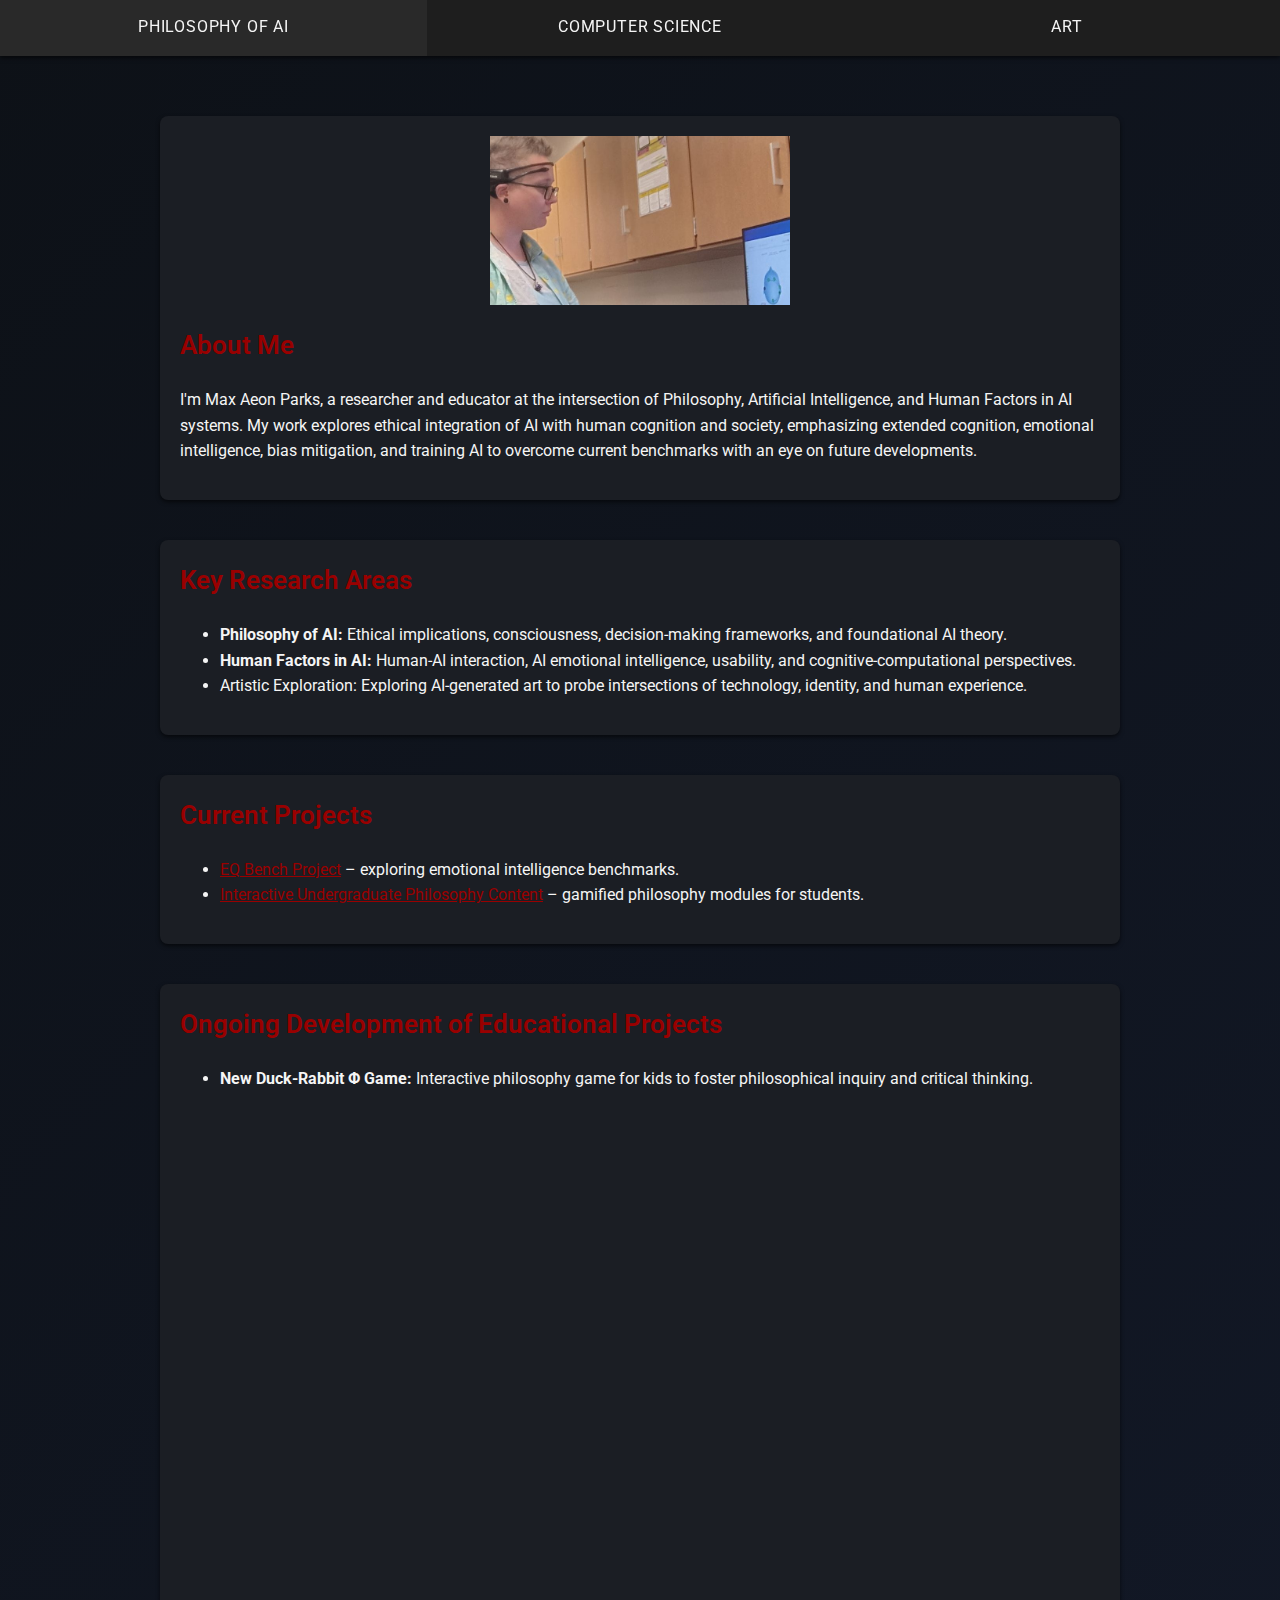
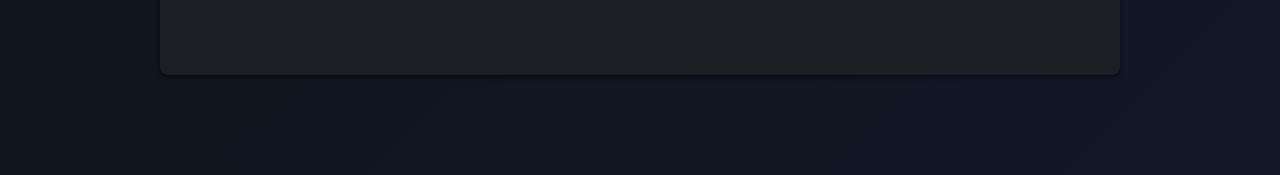
<file: index.html>
<!DOCTYPE html>
<html lang="en">
<head>
    <meta charset="UTF-8">
    <meta name="viewport" content="width=device-width, initial-scale=1.0">
    <title>Max Parks</title>
    <link rel="preconnect" href="https://fonts.googleapis.com">
    <link rel="preconnect" href="https://fonts.gstatic.com" crossorigin>
    <link href="https://fonts.googleapis.com/css2?family=Roboto:wght@400;600&display=swap" rel="stylesheet">
    <link rel="stylesheet" href="css/style.css">
    <link rel="icon" href="assets/images/favicon.png">
</head>
<body>
    <a class="skip-link" href="#main">Skip to main content</a>
    <nav aria-label="Primary navigation">
        <ul>
            <li><a href="philosophy-ai/">Philosophy of AI</a></li>
            <li><a href="computer-science/">Computer Science</a></li>
            <li><a href="art/">Art</a></li>
        </ul>
    </nav>
    <main id="main">
        <section id="about">
            <img src="assets/images/eeg.jpg" alt="Using EEG equipment to explore human factors in robotics">
            <h2>About Me</h2>
            <p>I'm Max Aeon Parks, a researcher and educator at the intersection of Philosophy, Artificial Intelligence, and Human Factors in AI systems. My work explores ethical integration of AI with human cognition and society, emphasizing extended cognition, emotional intelligence, bias mitigation, and training AI to overcome current benchmarks with an eye on future developments.</p>
        </section>

        <section id="research">
            <h2>Key Research Areas</h2>
            <ul>
                <li><strong>Philosophy of AI:</strong> Ethical implications, consciousness, decision-making frameworks, and foundational AI theory.</li>
                <li><strong>Human Factors in AI:</strong> Human-AI interaction, AI emotional intelligence, usability, and cognitive-computational perspectives.</li>
                <li>Artistic Exploration: Exploring AI-generated art to probe intersections of technology, identity, and human experience.</li>

            </ul>
        </section>
        <section id="projects">
            <h2>Current Projects</h2>
            <ul>
                <li><a href="https://maxaeon.github.io/EQ-bench/" target="_blank" rel="noopener">EQ Bench Project</a> – exploring emotional intelligence benchmarks.</li>
                <li><a href="https://maxaeon.github.io/gaming/" target="_blank" rel="noopener">Interactive Undergraduate Philosophy Content</a> – gamified philosophy modules for students.</li>
            </ul>
        </section>

        <section id="education">
            <h2>Ongoing Development of Educational Projects</h2>
            <ul>
                <li><strong>New Duck-Rabbit Φ Game:</strong> Interactive philosophy game for kids to foster philosophical inquiry and critical thinking.</li>
            </ul>
        <iframe
                class="game-frame"
                src="https://maxaeon.github.io/philosophygame/"
                title="Duck‑Rabbit Φ Game"
                width="100%"
                height="600"
                style="border: none;">
        </iframe> 
        </section>

        <footer></footer>
    </main>
    <script src="js/main.js"></script>
</body>
</html>
</file>
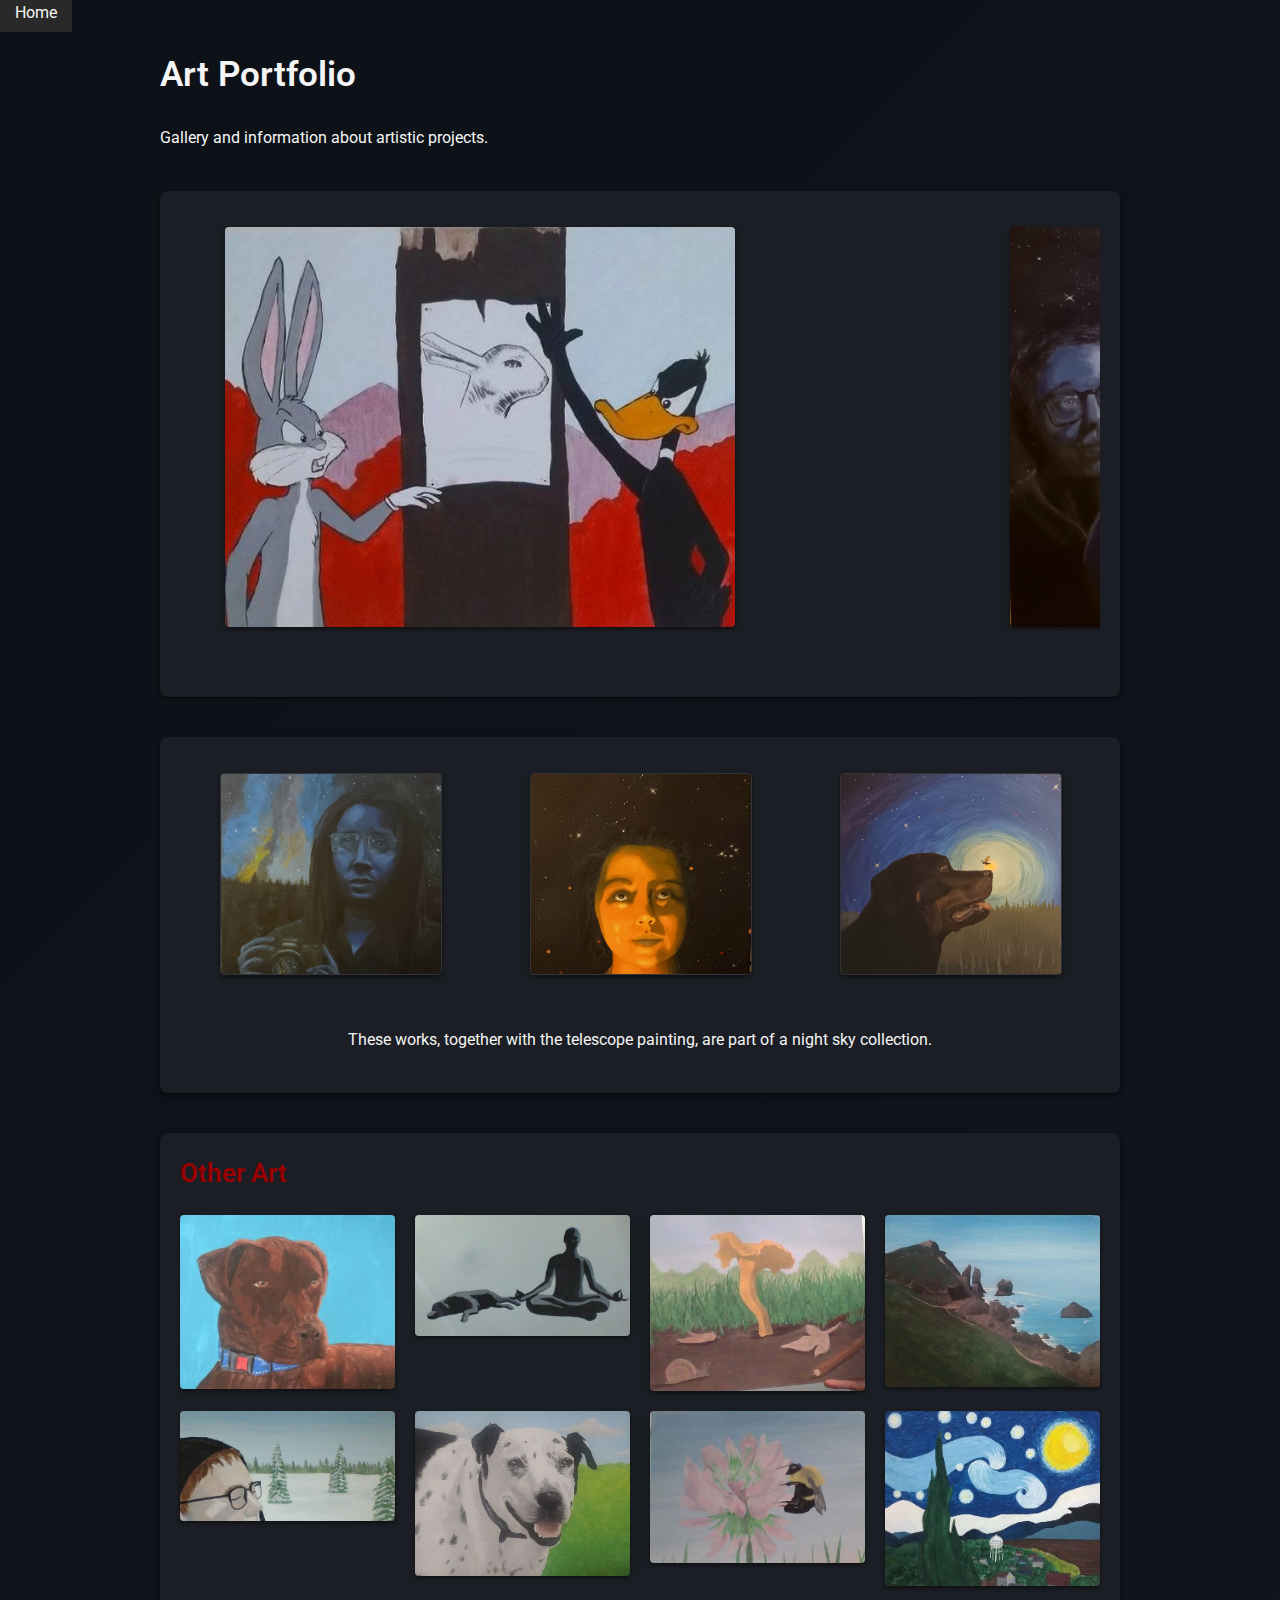
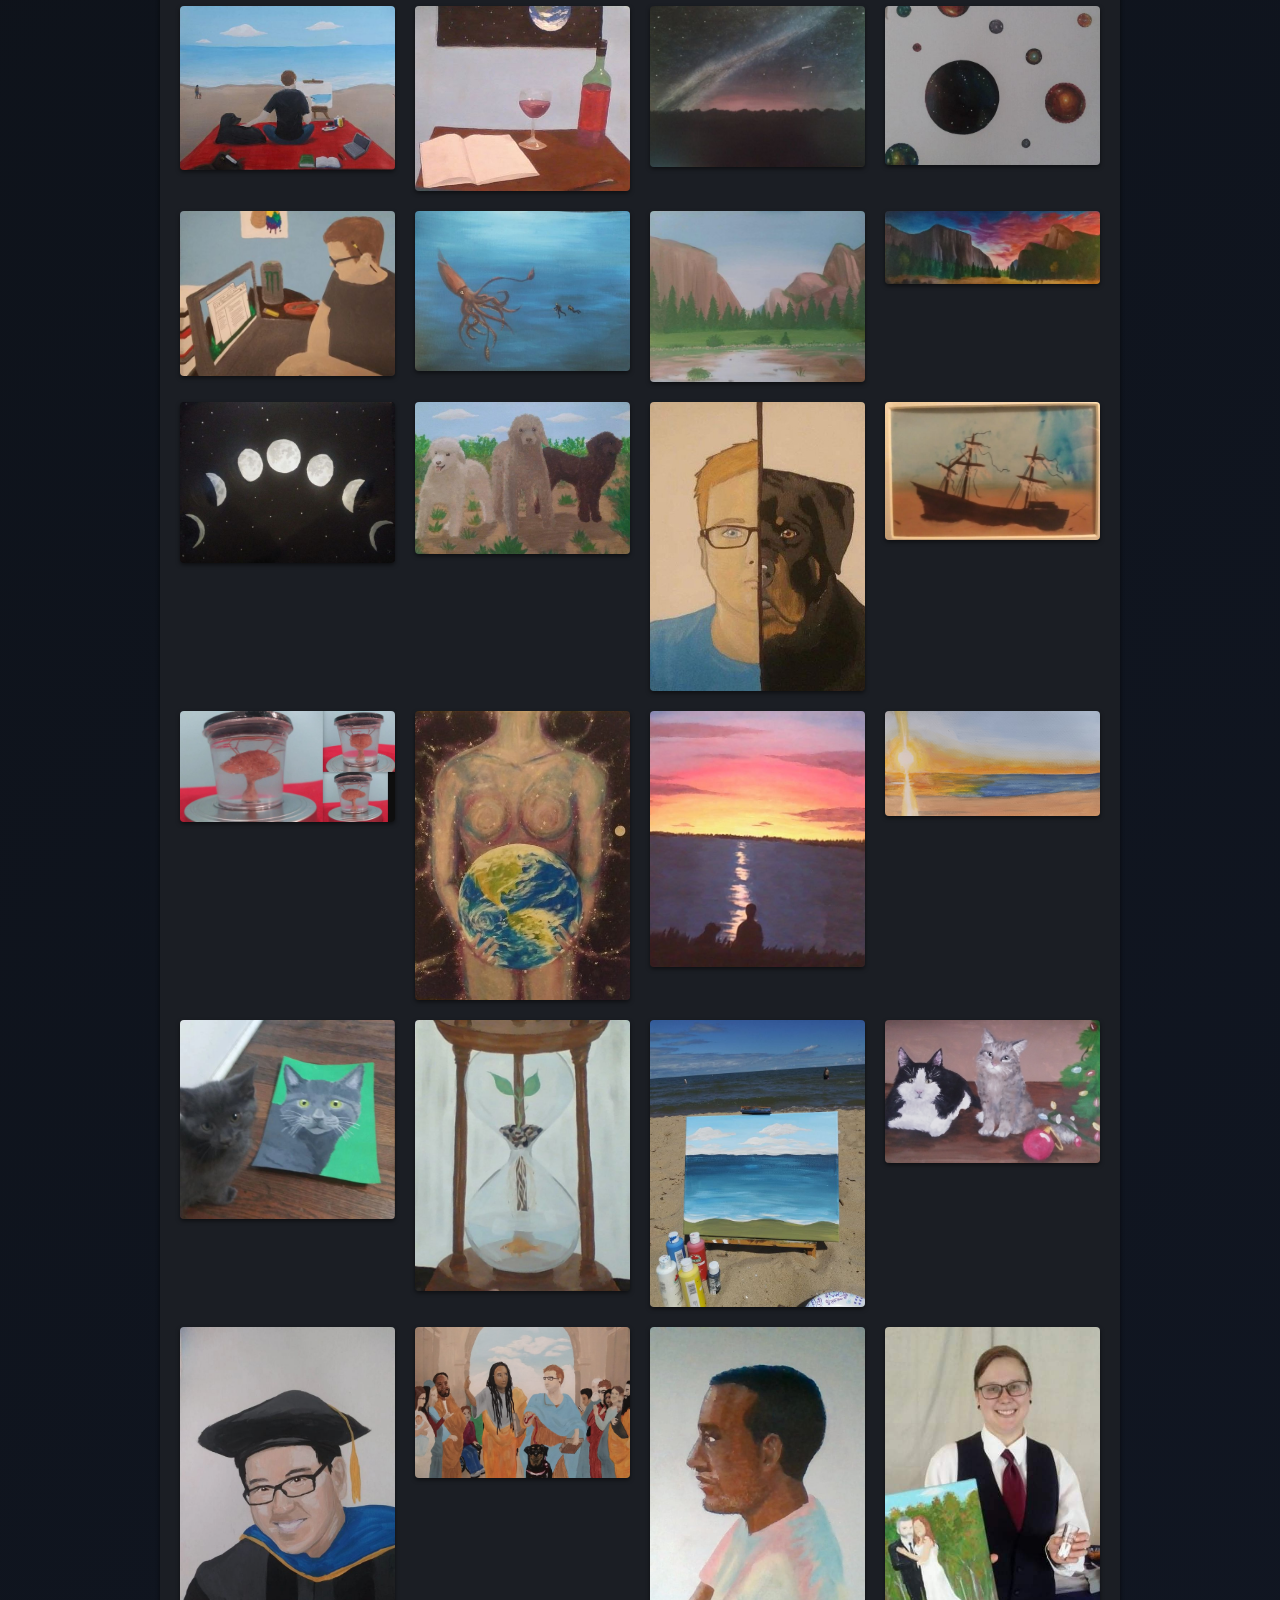
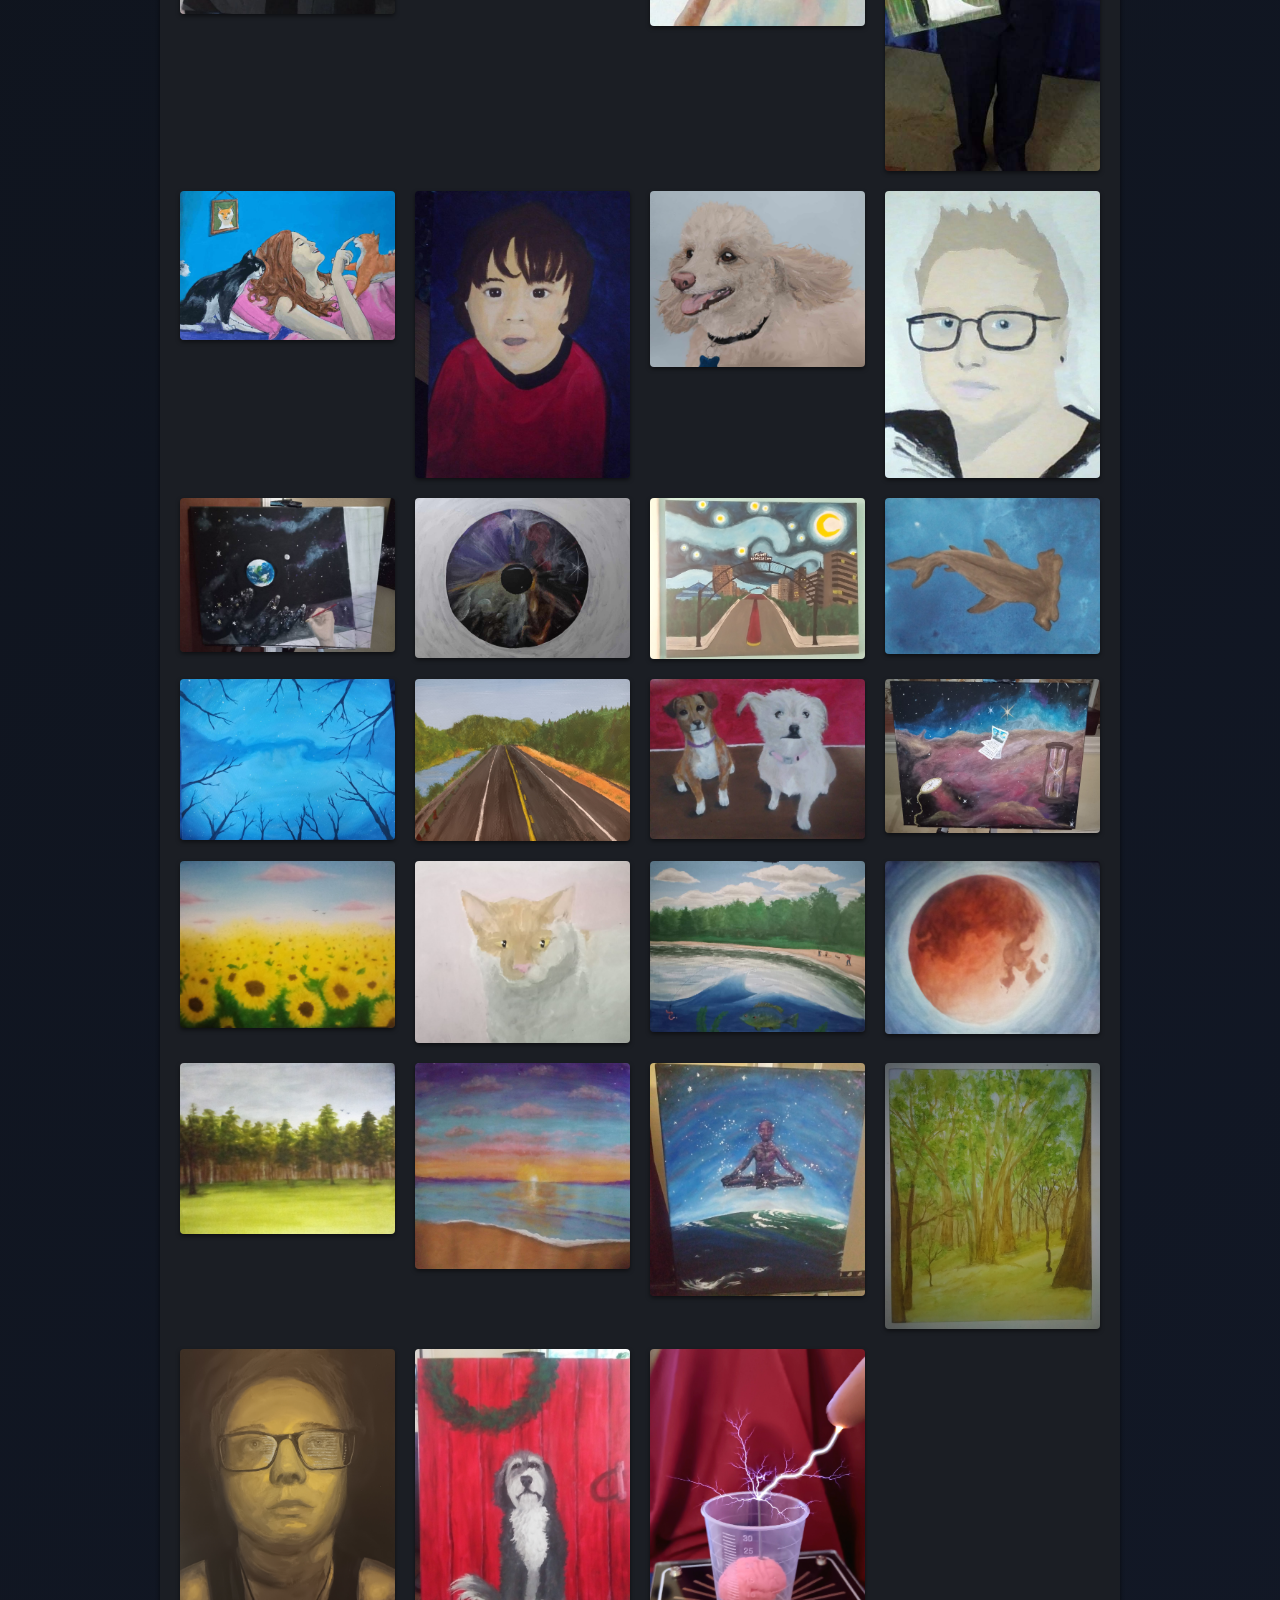
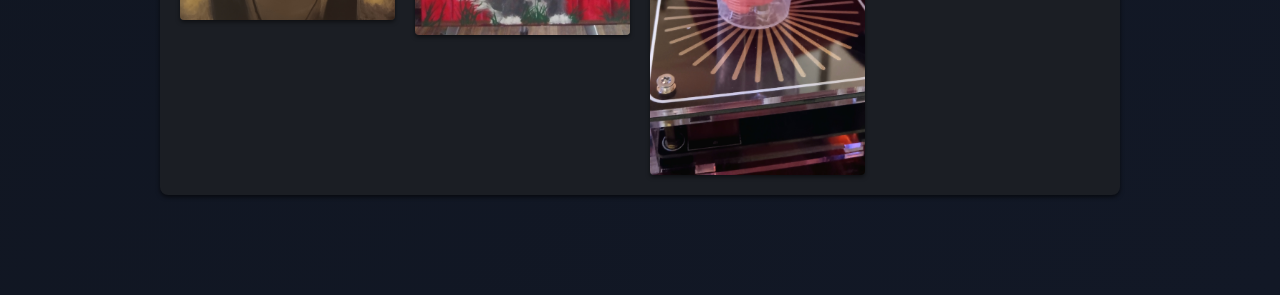
<file: art/index.html>
<!DOCTYPE html>
<html lang="en">
<head>
    <meta charset="UTF-8">
    <meta name="viewport" content="width=device-width, initial-scale=1.0">
    <title>Art</title>
    <link rel="preconnect" href="https://fonts.googleapis.com">
    <link rel="preconnect" href="https://fonts.gstatic.com" crossorigin>
    <link href="https://fonts.googleapis.com/css2?family=Roboto:wght@400;600&display=swap" rel="stylesheet">
    <link rel="stylesheet" href="../css/style.css">
    <link rel="icon" href="../assets/images/favicon.png">
</head>
<body>
    <a class="skip-link" href="#main">Skip to main content</a>
    <nav aria-label="Primary navigation">
        <a href="../index.html">Home</a>
    </nav>
    <main id="main">
        <h1>Art Portfolio</h1>
        <p>Gallery and information about artistic projects.</p>

        <section class="featured">
            <div class="featured-slider">
                <figure class="featured-image">
                    <a href="https://dailynous.com/duck-rabbit-season-max-parks/">
                        <img src="images/duckrabbit.jpeg" alt="Duck–rabbit illusion painting">
                    </a>
                    <figcaption>Shared by Daily Nous.</figcaption>
                </figure>

                <figure class="featured-image">
                    <a href="https://www.mackinawcityareaartscouncil.org/about/under-a-dark-sky-art-contest/">
                        <img src="images/telescope.jpg" alt="Telescope painting">
                    </a>
                    <figcaption>Took second place in the Mackinaw City Arts Council Dark Sky art contest.</figcaption>
                </figure>
            </div>
        </section>

        <section class="night-sky">
            <div class="night-sky-grid">
                <figure><img src="images/ade-night-photography.jpg" alt="Ade Night Photography"><figcaption>Ade Night Photography</figcaption></figure>
                <figure><img src="images/desiree-night.jpg" alt="Desiree at night"><figcaption>Desiree at night</figcaption></figure>
                <figure><img src="images/firefly.jpg" alt="Firefly at night"><figcaption>Firefly at night</figcaption></figure>
            </div>
            <p class="night-sky-desc">These works, together with the telescope painting, are part of a night sky collection.</p>
        </section>
        <section id="other-art">
            <h2>Other Art</h2>
            <div id="gallery" class="gallery"></div>
        </section>

        <noscript>Please enable JavaScript to view the gallery.</noscript>
    </main>
    <footer></footer>
    <script>
    document.addEventListener('DOMContentLoaded', () => {
        const slider = document.querySelector('.featured-slider');
        if (slider) {
            const figures = Array.from(slider.querySelectorAll('.featured-image'));
            figures.forEach((fig, i) => {
                fig.addEventListener('click', () => {
                    slider.scrollTo({ left: i * slider.clientWidth, behavior: 'smooth' });
                });
            });
        }

        Promise.all([
            fetch('images.json').then(r => r.json()),
            fetch('captions.json').then(r => r.json()).catch(() => ({}))
        ])
            .then(([images, captions]) => {
                const gallery = document.getElementById('gallery');
                const wrappers = [];
                let loaded = 0;

                const formatCaption = name =>
                    name.replace(/\.[^/.]+$/, '')
                        .replace(/[-_]+/g, ' ')
                        .replace(/\d+/g, ' ')
                        .replace(/\s+/g, ' ')
                        .trim();

                const checkDone = () => {
                    if (loaded === wrappers.length) {
                        const groups = {};
                        wrappers.forEach(w => {
                            const h = Math.round(w.img.naturalHeight / 100) * 100;
                            if (!groups[h]) groups[h] = [];
                            groups[h].push(w.figure);
                        });
                        Object.keys(groups)
                            .map(Number)
                            .sort((a, b) => a - b)
                            .forEach(h => {
                                groups[h].forEach(fig => gallery.appendChild(fig));
                            });
                    }
                };

                const excluded = new Set([
                    'duckrabbit.jpeg',
                    'telescope.jpg',
                    'ade-night-photography.jpg',
                    'desiree-night.jpg',
                    'firefly.jpg'
                ]);

                images.filter(name => !excluded.has(name)).forEach(name => {
                    const figure = document.createElement('figure');
                    const img = new Image();
                    const caption = document.createElement('figcaption');

                    const desc = captions[name] || formatCaption(name);

                    img.src = `images/${name}`;
                    img.alt = desc;
                    caption.textContent = desc;

                    img.addEventListener('load', () => {
                        loaded++;
                        checkDone();
                    });

                    figure.appendChild(img);
                    figure.appendChild(caption);
                    wrappers.push({ figure, img });
                });

                checkDone();
            })
            .catch(err => console.error('Could not load gallery', err));
    });
    </script>
    <script src="../js/main.js"></script>
</body>
</html>
</file>
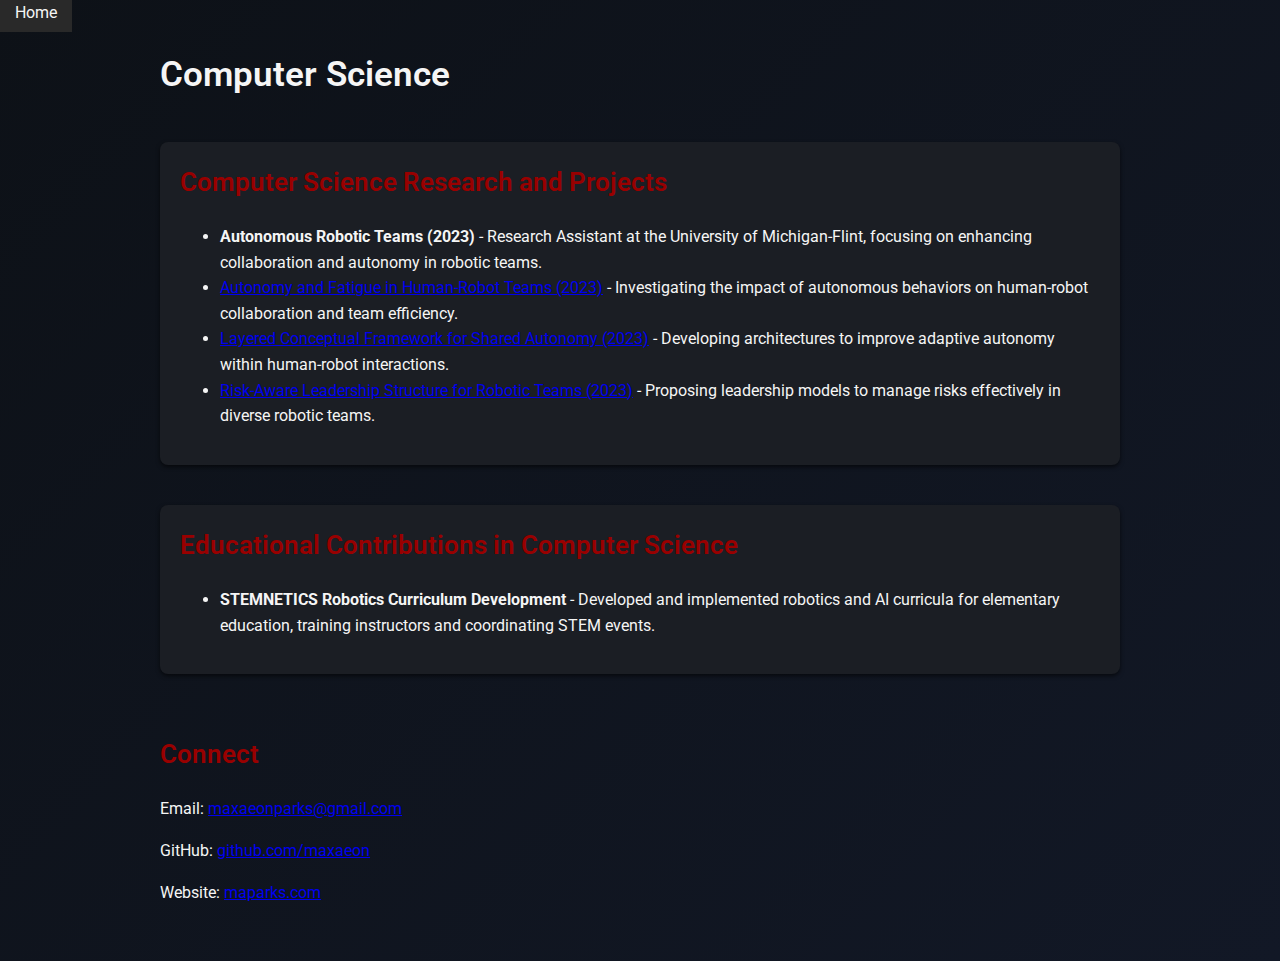
<file: computer-science/index.html>
<!DOCTYPE html>
<html lang="en">
<head>
    <meta charset="UTF-8">
    <meta name="viewport" content="width=device-width, initial-scale=1.0">
    <title>Computer Science</title>
    <link rel="preconnect" href="https://fonts.googleapis.com">
    <link rel="preconnect" href="https://fonts.gstatic.com" crossorigin>
    <link href="https://fonts.googleapis.com/css2?family=Roboto:wght@400;600&display=swap" rel="stylesheet">
    <link rel="stylesheet" href="../css/style.css">
    <link rel="icon" href="../assets/images/favicon.png">
</head>
<body>
    <nav>
        <a href="../index.html">Home</a>
    </nav>
    <main>
        <h1>Computer Science</h1>
        <section id="cs-research">
            <h2>Computer Science Research and Projects</h2>
            <ul>
                <li>
                    <strong>Autonomous Robotic Teams (2023)</strong>
                    - Research Assistant at the University of Michigan-Flint, focusing on enhancing collaboration and autonomy in robotic teams.
                </li>
                <li>
                    <a href="https://ieeexplore.ieee.org/abstract/document/10253851/">
                    Autonomy and Fatigue in Human-Robot Teams (2023)</a>
                    - Investigating the impact of autonomous behaviors on human-robot collaboration and team efficiency.
                </li>
                <li>
                    <a href="https://www.researchgate.net/profile/Mark-Allison-2/publication/376953845_A_Layered_Architecture_for_Adaptive_Autonomy_in_Human-Robotic_Team_Interaction/">
                    Layered Conceptual Framework for Shared Autonomy (2023)</a>
                    - Developing architectures to improve adaptive autonomy within human-robot interactions.
                </li>
                <li>
                    <a href="https://www.researchgate.net/profile/Mark-Allison-2/publication/376953800_A_Risk-Aware_Leaership_Structure_for_Heterogeneous_Robotic_Teams/">
                    Risk-Aware Leadership Structure for Robotic Teams (2023)</a>
                    - Proposing leadership models to manage risks effectively in diverse robotic teams.
                </li>
            </ul>
        </section>

        <section id="educational-work">
            <h2>Educational Contributions in Computer Science</h2>
            <ul>
                <li>
                    <strong>STEMNETICS Robotics Curriculum Development</strong>
                    - Developed and implemented robotics and AI curricula for elementary education, training instructors and coordinating STEM events.
                </li>
            </ul>
        </section>

        <footer>
            <h2>Connect</h2>
            <p>Email: <a href="mailto:maxaeonparks@gmail.com">maxaeonparks@gmail.com</a></p>
            <p>GitHub: <a href="https://github.com/maxaeon">github.com/maxaeon</a></p>
            <p>Website: <a href="https://maparks.com">maparks.com</a></p>
        </footer>
    </main>
    <script src="../js/main.js"></script>
</body>
</html>
</file>
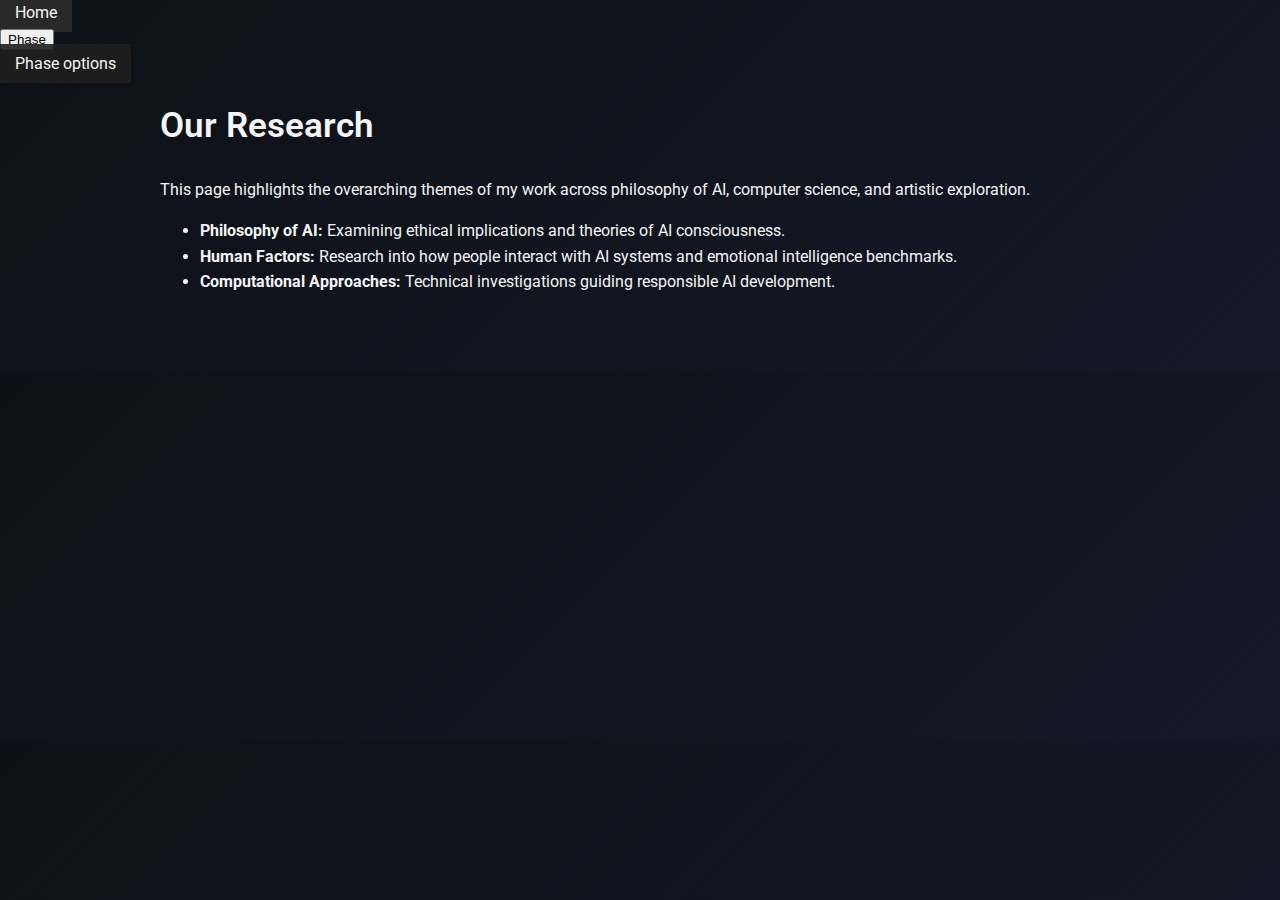
<file: our-research/index.html>
<!DOCTYPE html>
<html lang="en">
<head>
    <meta charset="UTF-8">
    <meta name="viewport" content="width=device-width, initial-scale=1.0">
    <title>Our Research</title>
    <link rel="preconnect" href="https://fonts.googleapis.com">
    <link rel="preconnect" href="https://fonts.gstatic.com" crossorigin>
    <link href="https://fonts.googleapis.com/css2?family=Roboto:wght@400;600&display=swap" rel="stylesheet">
    <link rel="stylesheet" href="../css/style.css">
    <link rel="icon" href="../assets/images/favicon.png">
</head>
<body>
    <a class="skip-link" href="#main">Skip to main content</a>
    <nav aria-label="Primary navigation">
        <a href="../index.html">Home</a>
        <div class="dropdown">
            <button>Phase</button>
            <div class="dropdown-content">
                <a href="phase-options.html">Phase options</a>
            </div>
        </div>
    </nav>
    <main id="main">
        <h1>Our Research</h1>
        <p>This page highlights the overarching themes of my work across philosophy of AI, computer science, and artistic exploration.</p>
        <ul>
            <li><strong>Philosophy of AI:</strong> Examining ethical implications and theories of AI consciousness.</li>
            <li><strong>Human Factors:</strong> Research into how people interact with AI systems and emotional intelligence benchmarks.</li>
            <li><strong>Computational Approaches:</strong> Technical investigations guiding responsible AI development.</li>
        </ul>
    </main>
    <footer></footer>
    <script src="../js/main.js"></script>
</body>
</html>
</file>
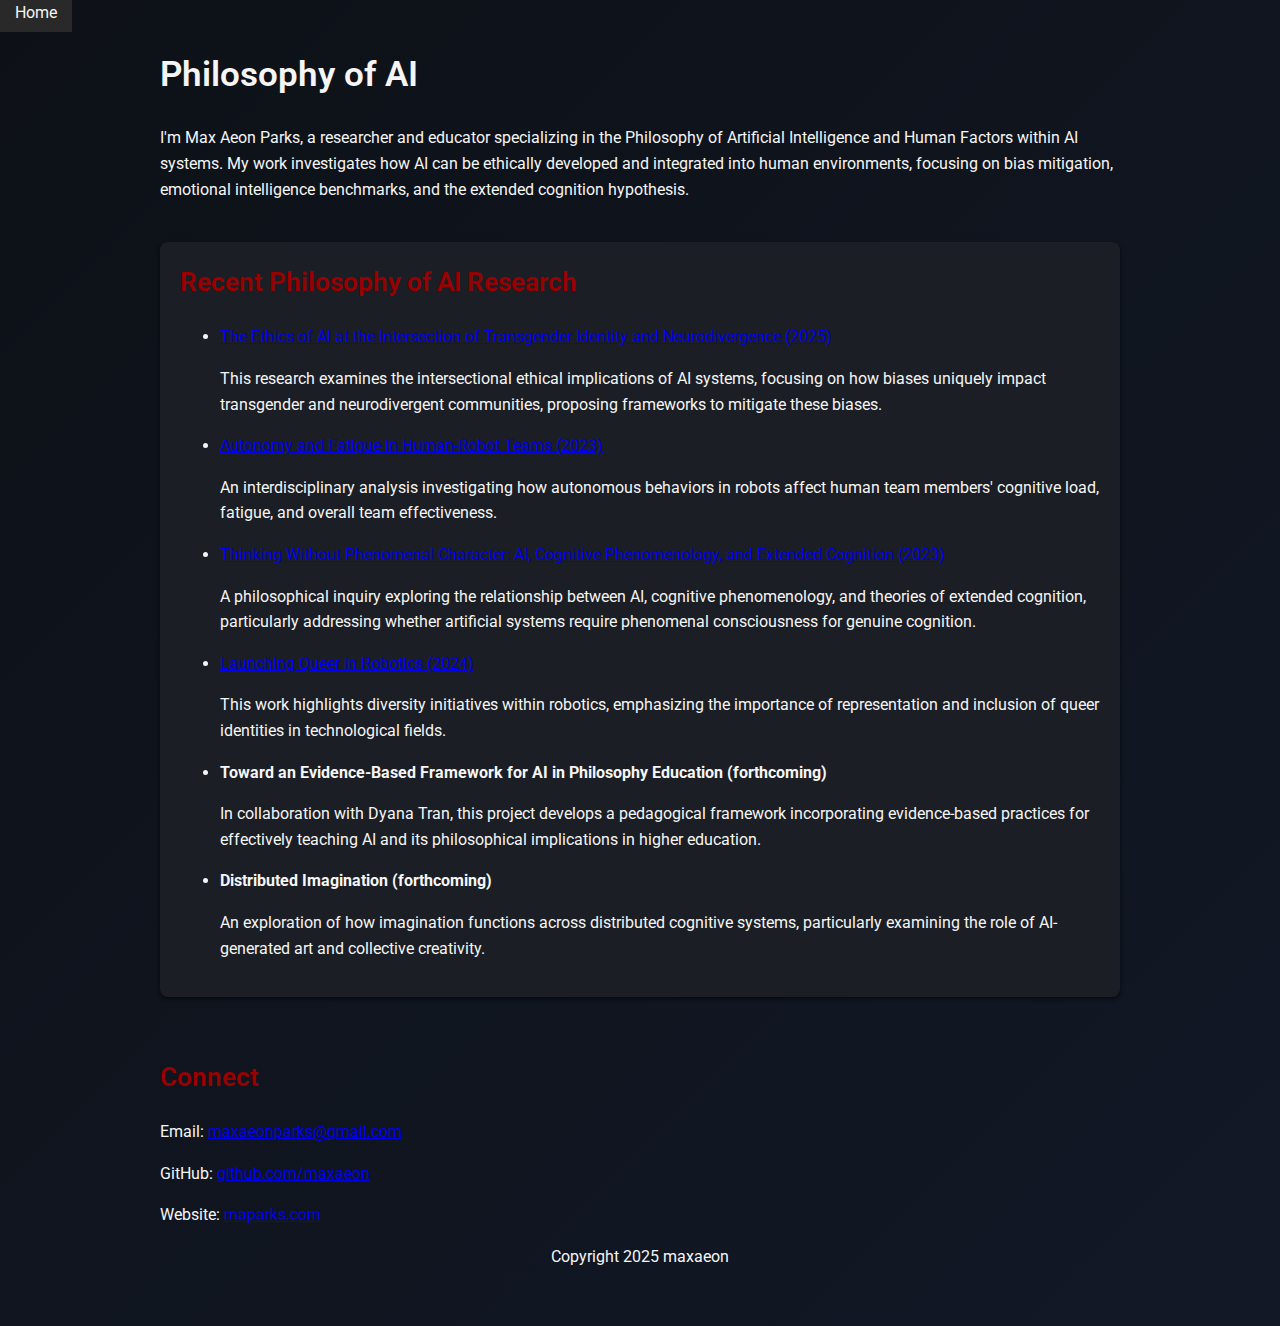
<file: philosophy-ai/index.html>
<!DOCTYPE html>
<html lang="en">
<head>
    <meta charset="UTF-8">
    <meta name="viewport" content="width=device-width, initial-scale=1.0">
    <title>Philosophy of AI</title>
    <link rel="preconnect" href="https://fonts.googleapis.com">
    <link rel="preconnect" href="https://fonts.gstatic.com" crossorigin>
    <link href="https://fonts.googleapis.com/css2?family=Roboto:wght@400;600&display=swap" rel="stylesheet">
    <link rel="stylesheet" href="../css/style.css">
    <link rel="icon" href="../assets/images/favicon.png">
</head>
<body>
    <a class="skip-link" href="#main">Skip to main content</a>
    <nav aria-label="Primary navigation">
        <a href="../index.html">Home</a>
    </nav>
    <main id="main">
        <h1>Philosophy of AI</h1>
        <p>I'm Max Aeon Parks, a researcher and educator specializing in the Philosophy of Artificial Intelligence and Human Factors within AI systems. My work investigates how AI can be ethically developed and integrated into human environments, focusing on bias mitigation, emotional intelligence benchmarks, and the extended cognition hypothesis.</p>

<section id="research-highlights">
    <h2>Recent Philosophy of AI Research</h2>
    <ul>
        <li>
            <a href="https://link.springer.com/article/10.1007/s44163-025-00257-1">The Ethics of AI at the Intersection of Transgender Identity and Neurodivergence (2025)</a>
            <p>This research examines the intersectional ethical implications of AI systems, focusing on how biases uniquely impact transgender and neurodivergent communities, proposing frameworks to mitigate these biases.</p>
        </li>
        <li>
            <a href="https://ieeexplore.ieee.org/abstract/document/10253851/">Autonomy and Fatigue in Human-Robot Teams (2023)</a>
            <p>An interdisciplinary analysis investigating how autonomous behaviors in robots affect human team members' cognitive load, fatigue, and overall team effectiveness.</p>
        </li>
        <li>
            <a href="https://doi.org/10.5281/zenodo.8030186">Thinking Without Phenomenal Character: AI, Cognitive Phenomenology, and Extended Cognition (2023)</a>
            <p>A philosophical inquiry exploring the relationship between AI, cognitive phenomenology, and theories of extended cognition, particularly addressing whether artificial systems require phenomenal consciousness for genuine cognition.</p>
        </li>
        <li>
            <a href="https://ieeexplore.ieee.org/document/10557254">Launching Queer in Robotics (2024)</a>
            <p>This work highlights diversity initiatives within robotics, emphasizing the importance of representation and inclusion of queer identities in technological fields.</p>
        </li>
        <li>
            <strong>Toward an Evidence-Based Framework for AI in Philosophy Education (forthcoming)</strong>
            <p>In collaboration with Dyana Tran, this project develops a pedagogical framework incorporating evidence-based practices for effectively teaching AI and its philosophical implications in higher education.</p>
        </li>
        <li>
            <strong>Distributed Imagination (forthcoming)</strong>
            <p>An exploration of how imagination functions across distributed cognitive systems, particularly examining the role of AI-generated art and collective creativity.</p>
        </li>
    </ul>
</section>

        <footer>
            <h2>Connect</h2>
            <p>Email: <a href="mailto:maxaeonparks@gmail.com">maxaeonparks@gmail.com</a></p>
            <p>GitHub: <a href="https://github.com/maxaeon">github.com/maxaeon</a></p>
            <p>Website: <a href="https://maparks.com">maparks.com</a></p>
            <p class="copyright">Copyright 2025 maxaeon</p>
        </footer>
    </main>
    <script src="../js/main.js"></script>
</body>
</html>
</file>
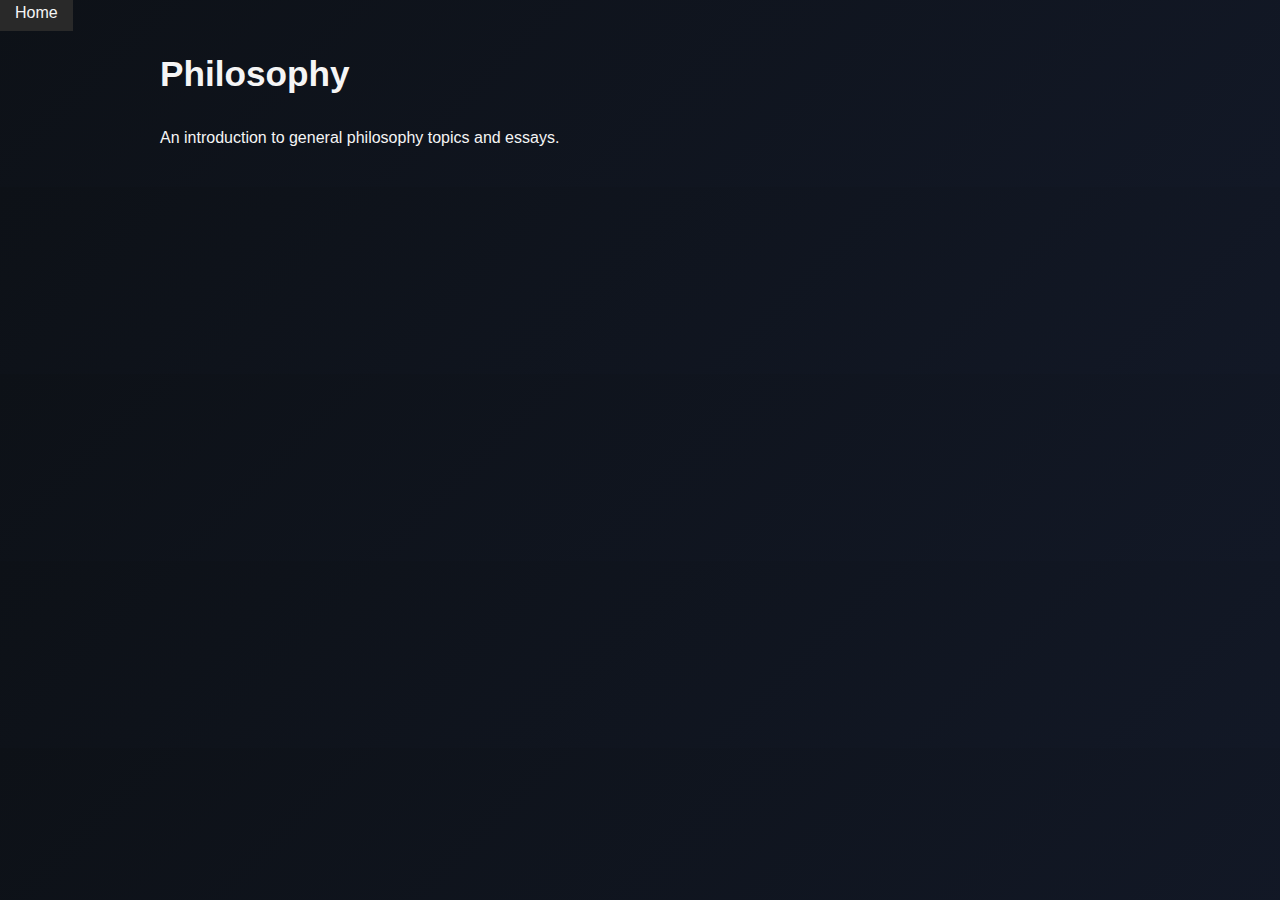
<file: philosophy/index.html>
<!DOCTYPE html>
<html lang="en">
<head>
    <meta charset="UTF-8">
    <meta name="viewport" content="width=device-width, initial-scale=1.0">
    <title>Philosophy</title>
    <link rel="stylesheet" href="../css/style.css">
</head>
<body>
    <nav>
        <a href="../index.html">Home</a>
    </nav>
    <main>
        <h1>Philosophy</h1>
        <p>An introduction to general philosophy topics and essays.</p>
    </main>
</body>
</html>
</file>
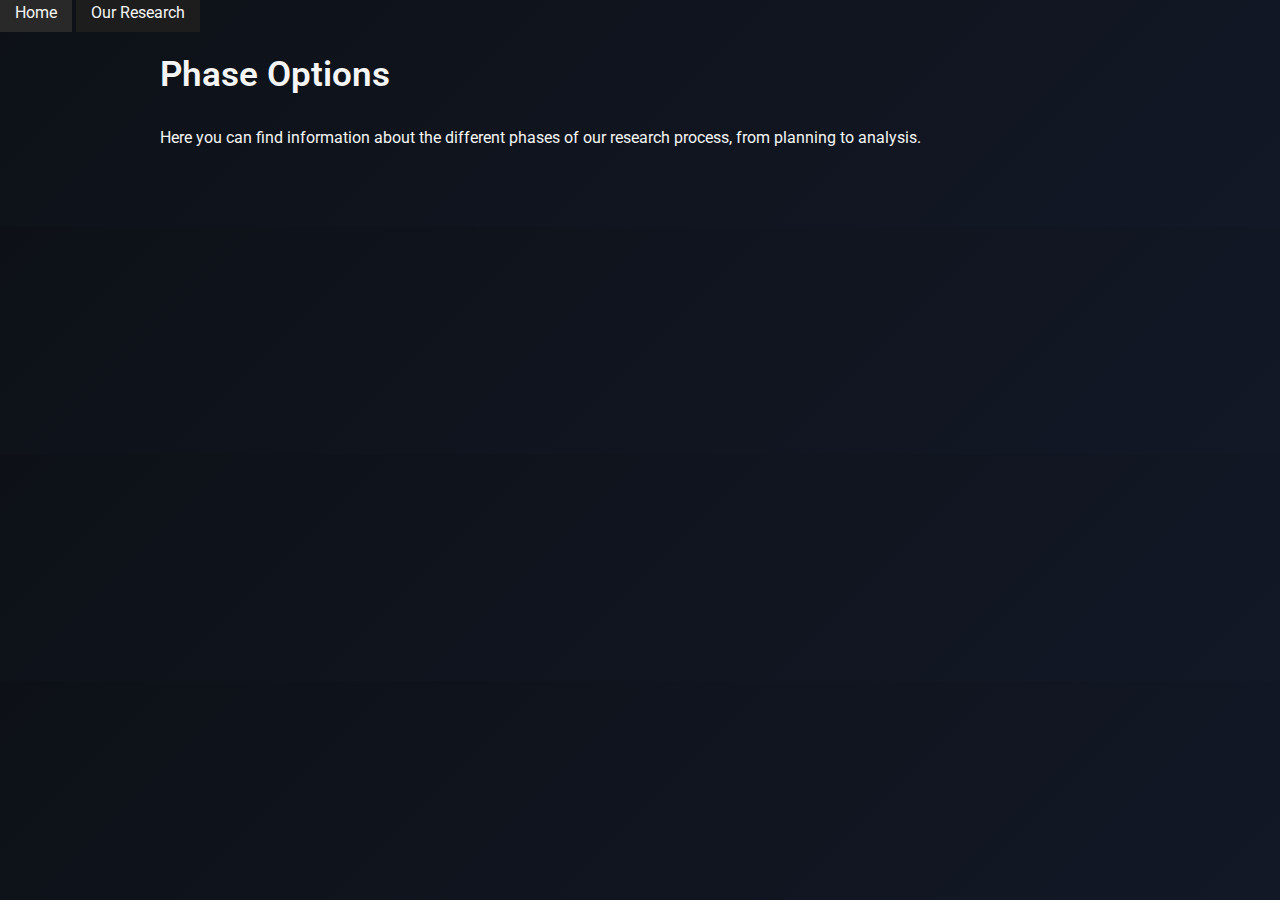
<file: our-research/phase-options.html>
<!DOCTYPE html>
<html lang="en">
<head>
    <meta charset="UTF-8">
    <meta name="viewport" content="width=device-width, initial-scale=1.0">
    <title>Phase Options</title>
    <link rel="preconnect" href="https://fonts.googleapis.com">
    <link rel="preconnect" href="https://fonts.gstatic.com" crossorigin>
    <link href="https://fonts.googleapis.com/css2?family=Roboto:wght@400;600&display=swap" rel="stylesheet">
    <link rel="stylesheet" href="../css/style.css">
    <link rel="icon" href="../assets/images/favicon.png">
</head>
<body>
    <a class="skip-link" href="#main">Skip to main content</a>
    <nav aria-label="Primary navigation">
        <a href="../index.html">Home</a>
        <a href="index.html">Our Research</a>
    </nav>
    <main id="main">
        <h1>Phase Options</h1>
        <p>Here you can find information about the different phases of our research process, from planning to analysis.</p>
    </main>
    <footer></footer>
    <script src="../js/main.js"></script>
</body>
</html>
</file>
<file: css/style.css>
:root {
    --bg-color: #0d1117;
    --surface-color: #1b1e24;
    --accent-color: #990000;
    --text-color: #e0e0e0;
    --text-light: #f5f5f5;
}

body {
    font-family: 'Roboto', 'Helvetica Neue', Helvetica, Arial, sans-serif;
    margin: 0;
    padding: 0;
    line-height: 1.6;
    background: linear-gradient(135deg, var(--bg-color), #121826);
    color: var(--text-light);
}

h1, h2, h3 {
    margin-top: 0;
    font-weight: 600;
    color: var(--text-color);
}

h1 {
    font-size: 2.2rem;
    color: var(--text-light);
}

h2 {
    font-size: 1.6rem;
    color: var(--accent-color);
}

h3 {
    font-size: 1.3rem;
    color: var(--text-color);
}

img {
    max-width: 100%;
    height: auto;
    display: block;
    margin: 0 auto 20px;
}

/* Default size and centering for images within main content */
main img {
    max-width: 300px;
}

/* Smaller images for certain sections */
.small-image {
    max-width: 150px;
}

/* Display two images side by side in the educational work section */
.image-row {
    display: flex;
    gap: 20px;
    justify-content: center;
    align-items: flex-start;
}

.image-row img {
    height: 150px;
    width: auto;
}

/* Limit the size of hero images on the home page */
#about img,
#education img {
    max-width: 300px;
    display: block;
    margin: 0 auto 20px;
}

#education .game-frame {
    width: 100%;
    height: 60vh;       /* grows with the viewport */
    min-height: 400px;  /* avoids being too short */
    max-height: 800px;  /* prevents excessive height on large screens */
    border: none;
}

nav ul {
    list-style: none;
    padding: 0;
    margin: 0;
    background: rgba(31, 31, 31, 0.9);
    backdrop-filter: blur(4px);
    display: flex;
    box-shadow: 0 2px 4px rgba(0, 0, 0, 0.6);
}

nav ul li {
    flex: 1;
}

nav ul li a {
    color: var(--text-light);
    padding: 14px 20px;
    text-decoration: none;
    display: block;
    text-align: center;
    text-transform: uppercase;
    letter-spacing: 0.05em;
    transition: background 0.3s, color 0.3s, border-bottom-color 0.3s;
    border-bottom: 2px solid transparent;
}

nav ul li a:hover,
nav ul li a:focus {
    background: #292929;
}

nav a {
    color: var(--text-light);
    background: rgba(31, 31, 31, 0.9);
    padding: 10px 15px;
    text-decoration: none;
    transition: background 0.3s, color 0.3s;
}

nav a:hover,
nav a:focus {
    background: #292929;
}

nav a:focus {
    outline: 2px solid var(--accent-color);
    outline-offset: 2px;
}

nav a.active {
    color: var(--accent-color);
    border-bottom-color: var(--accent-color);
}

main {
    padding: 20px;
    max-width: 960px;
    margin: 0 auto;
}

main > section {
    margin: 40px 0;
    padding: 20px;
    background: var(--surface-color);
    border-radius: 8px;
    box-shadow: 0 2px 4px rgba(0, 0, 0, 0.6);
}

.game-link {
    display: inline-block;
    margin-top: 20px;
    padding: 10px 20px;
    background: var(--accent-color);
    color: #fff;
    text-decoration: none;
    border-radius: 4px;
    transition: background 0.3s;
}

.game-link:hover,
.game-link:focus {
    background: #0096a6;
}

.game-link:focus {
    outline: 2px solid var(--accent-color);
    outline-offset: 2px;
}

.gallery {
    display: grid;
    grid-template-columns: repeat(auto-fill, minmax(200px, 1fr));
    gap: 20px;
    margin-top: 20px;
    grid-auto-flow: dense;
}

.gallery img {
    width: 100%;
    height: auto;
    margin: 0;
    border-radius: 4px;
    box-shadow: 0 2px 4px rgba(0,0,0,0.5);
}

.gallery figure {
    margin: 0;
    position: relative;
}

.gallery figcaption {
    position: absolute;
    bottom: 0;
    left: 0;
    width: 100%;
    padding: 5px;
    background: rgba(0,0,0,0.6);
    color: #fff;
    box-sizing: border-box;
    opacity: 0;
    transition: opacity 0.3s;
    border-radius: 0 0 4px 4px;
}

.gallery figure:hover figcaption {
    opacity: 1;
}

/* Skip link for accessibility */
.skip-link {
    position: absolute;
    left: -9999px;
    top: auto;
    width: 1px;
    height: 1px;
    overflow: hidden;
}

.skip-link:focus {
    position: static;
    width: auto;
    height: auto;
    margin: 10px;
    padding: 10px 15px;
    background: var(--accent-color);
    color: #fff;
    text-decoration: none;
    z-index: 1000;
}

.copyright {
    display: block;
    text-align: center;
}

footer {
    padding: 20px 0;
    text-align: left;
}

.featured-slider {
    display: flex;
    overflow-x: auto;
    scroll-snap-type: x mandatory;
    scrollbar-width: thin;
    scrollbar-color: rgba(255,255,255,0.3) transparent;
    margin-bottom: 30px;
}

.featured-slider::-webkit-scrollbar {
    height: 8px;
}

.featured-slider::-webkit-scrollbar-thumb {
    background-color: rgba(255,255,255,0.3);
    border-radius: 4px;
}

.featured-image {
    position: relative;
    flex: 0 0 100%;
    scroll-snap-align: start;
    max-width: 600px;
    margin-bottom: 20px;
}

.featured-image img {
    height: 400px;
    width: auto;
    max-width: 100%;
    object-fit: contain;
    border-radius: 4px;
    box-shadow: 0 2px 4px rgba(0,0,0,0.5);
    display: block;
    margin: 0 auto;
}

.featured-image figcaption {
    position: absolute;
    bottom: 0;
    left: 0;
    width: 100%;
    padding: 5px;
    background: rgba(0,0,0,0.6);
    color: #fff;
    box-sizing: border-box;
    opacity: 0;
    transition: opacity 0.3s;
    border-radius: 0 0 4px 4px;
}

.featured-image:hover figcaption {
    opacity: 1;
}




.night-sky-grid {
    display: grid;
    grid-template-columns: repeat(auto-fit, minmax(200px, 1fr));
    gap: 10px;
    margin-bottom: 10px;
}

.night-sky-grid figcaption {
    display: none;
}

.night-sky-grid img {
    width: 100%;
    height: 200px;
    object-fit: cover;
    border-radius: 4px;
    box-shadow: 0 2px 4px rgba(0,0,0,0.5);
    border: 1px solid rgba(255,255,255,0.1);
}

.night-sky-desc {
    text-align: center;
    margin-bottom: 20px;
}

#other-art {
    margin-top: 40px;
}

#projects a {
    color: var(--accent-color);
    text-decoration: underline;
}

#projects a:hover,
#projects a:focus {
    color: #0096a6;
}
</file>
